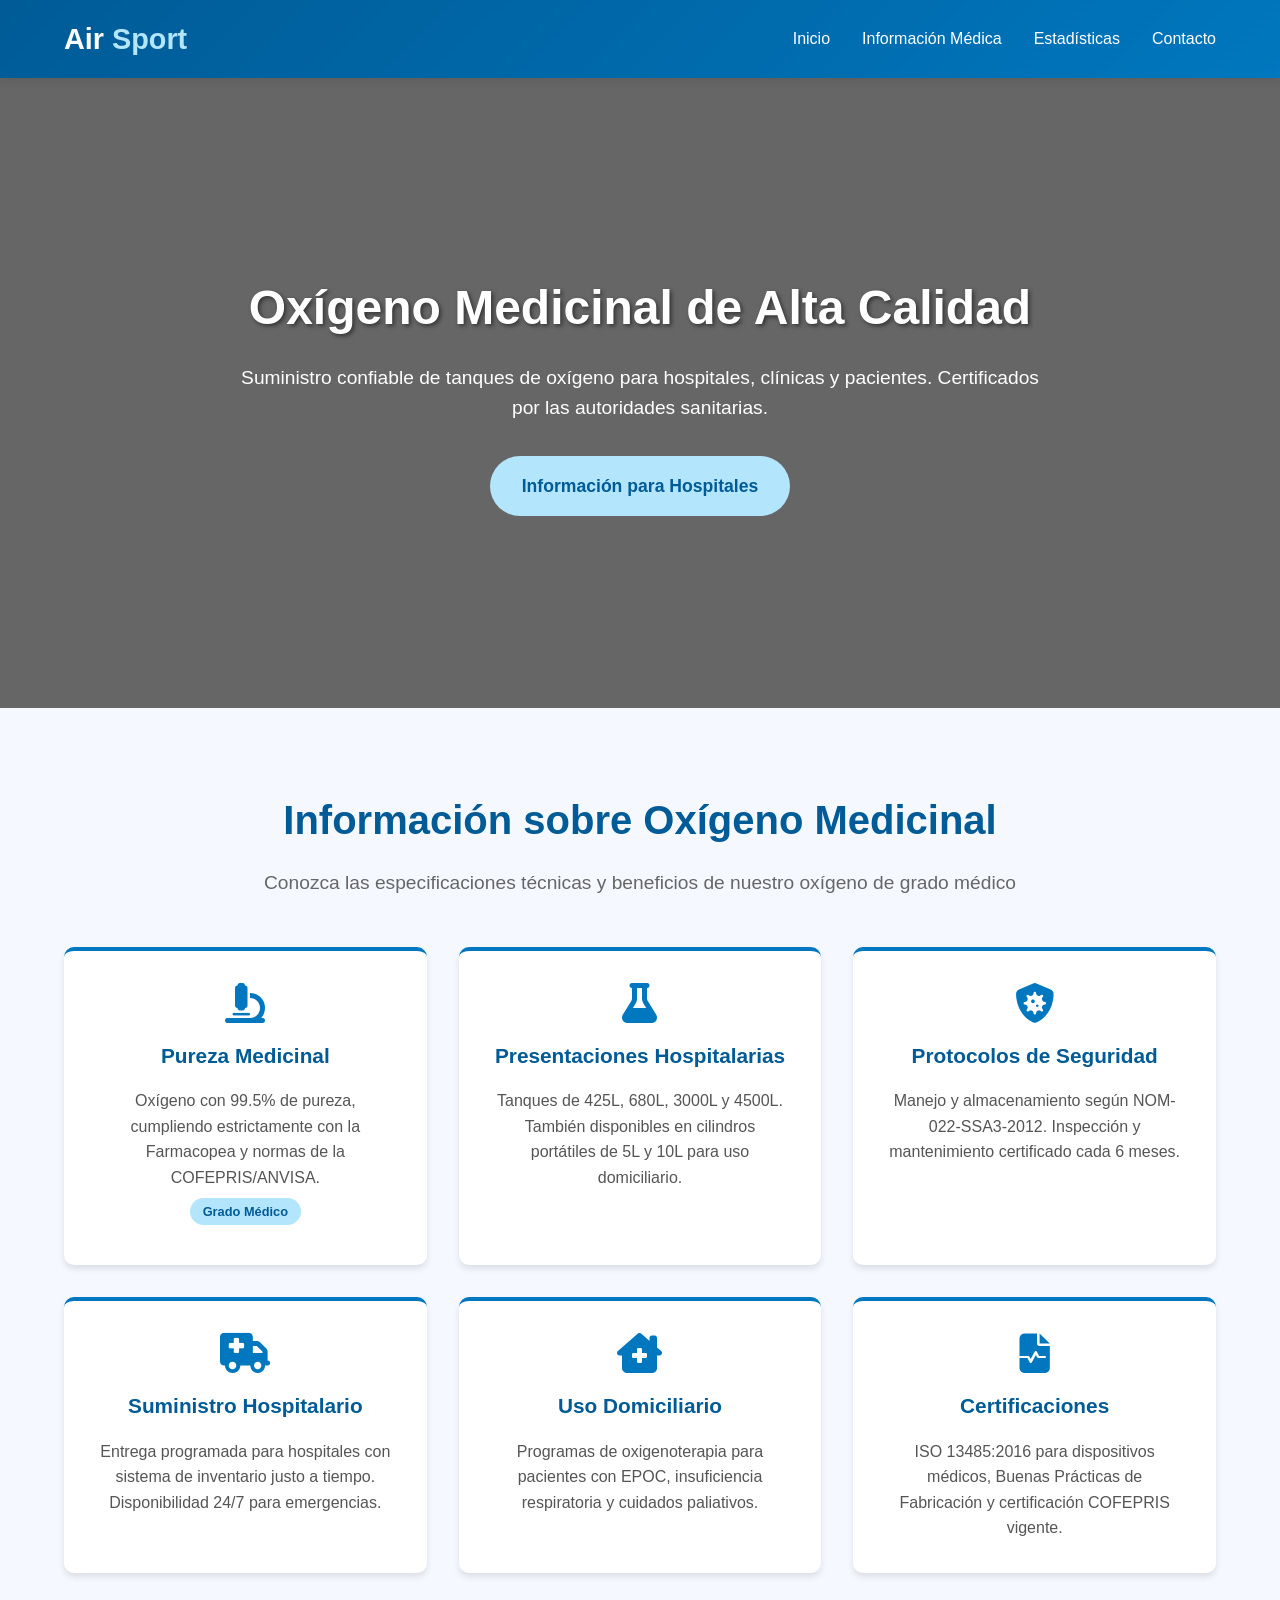
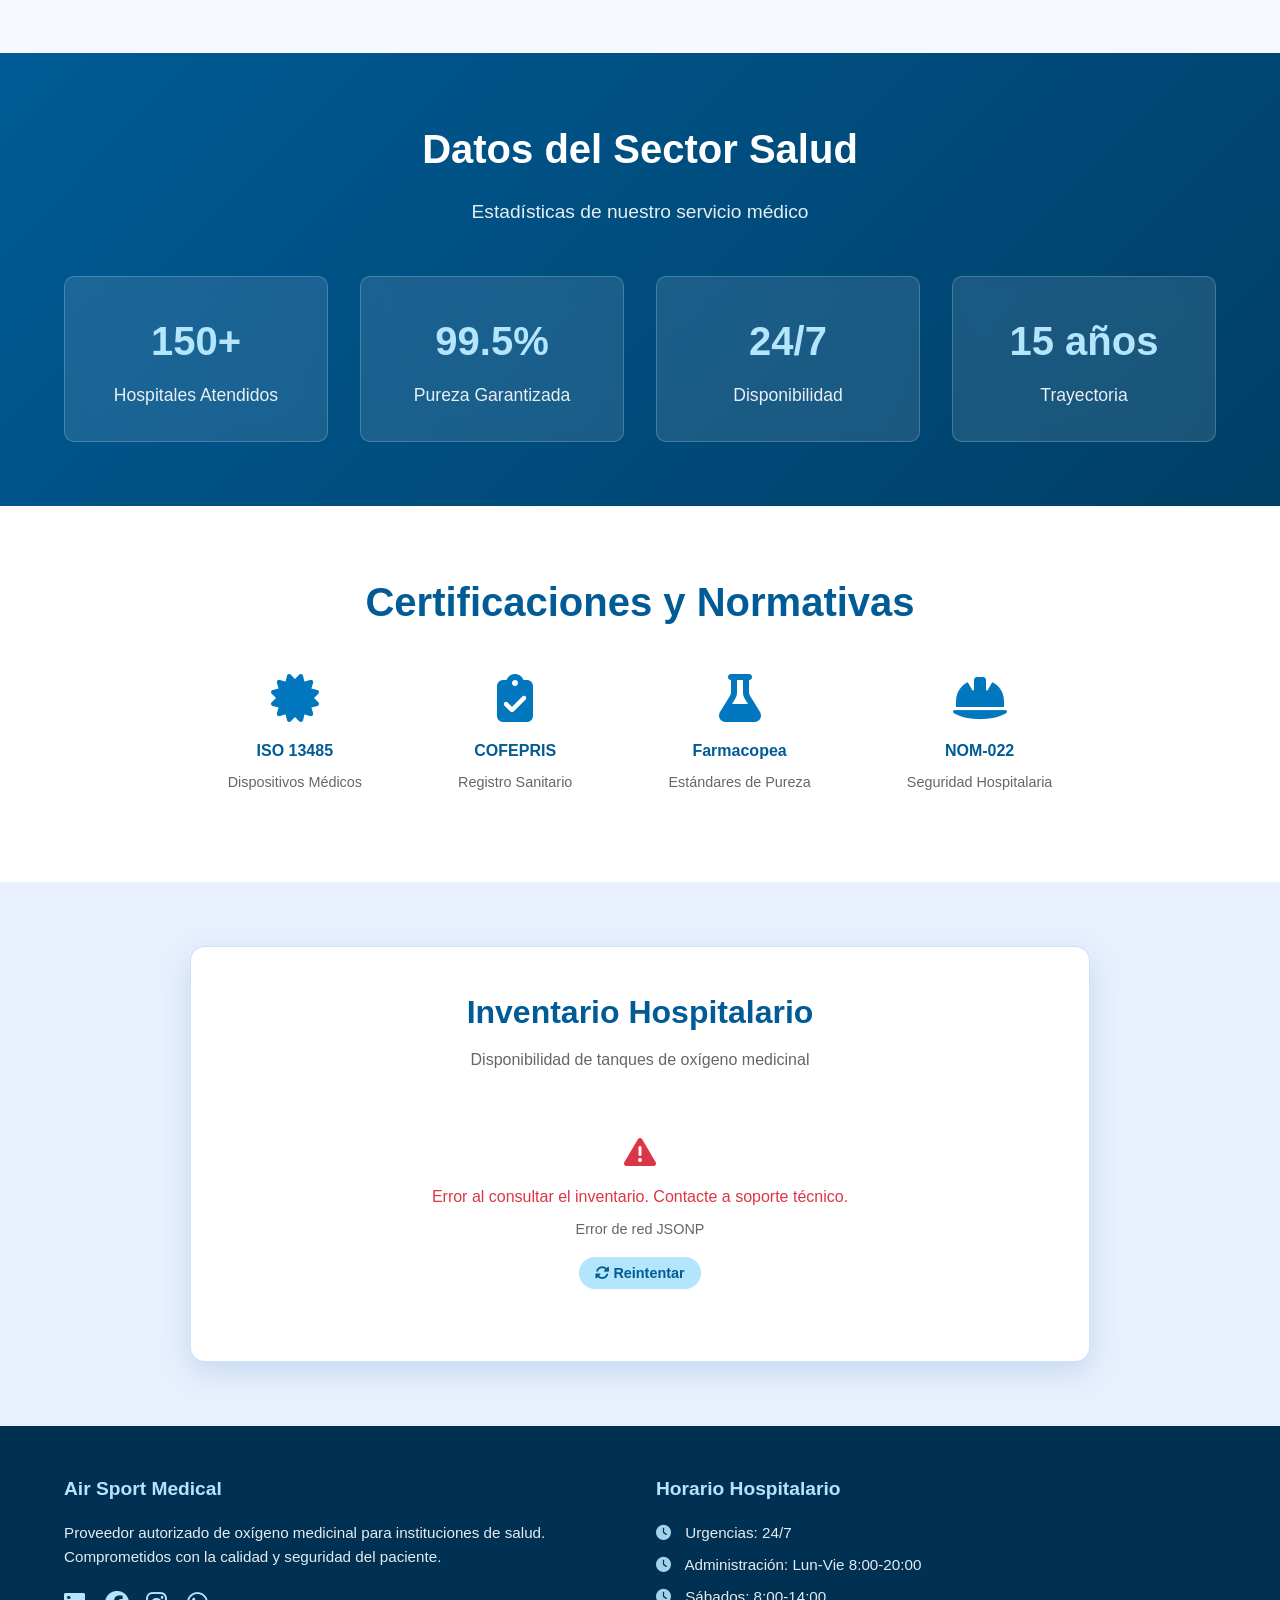
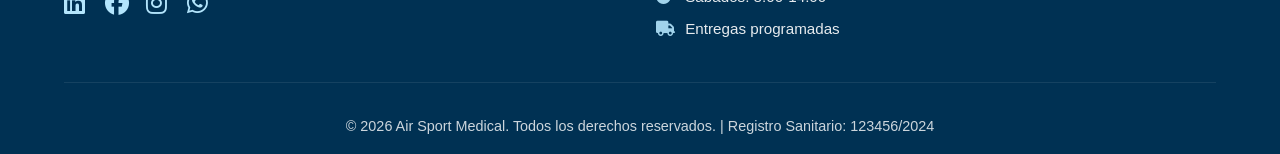
<file: oxigeno.html>
<!DOCTYPE html>
<html lang="es">

<head>
    <meta charset="UTF-8">
    <meta name="viewport" content="width=device-width, initial-scale=1.0">
    <title>Air Sport - Equipos Médicos de Oxígeno</title>
    
  
    <link rel="stylesheet" href="https://cdnjs.cloudflare.com/ajax/libs/font-awesome/6.4.0/css/all.min.css">
    
    
    <link rel="stylesheet" href="style.css">
</head>

<body>
    <header>
        <nav>
            <a href="#" class="logo">Air <span>Sport</span></a>
            <div class="nav-links">
                <a href="#inicio">Inicio</a>
                <a href="#informacion">Información Médica</a>
                <a href="#datos">Estadísticas</a>
                <a href="#contacto">Contacto</a>
            </div>
        </nav>
    </header>

    <section id="inicio" class="hero">
        <div class="hero-content">
            <h1>Oxígeno Medicinal de Alta Calidad</h1>
            <p>Suministro confiable de tanques de oxígeno para hospitales, clínicas y pacientes. Certificados por las
                autoridades sanitarias.</p>
            <a href="#informacion" class="cta-button">Información para Hospitales</a>
        </div>
    </section>

    <section id="informacion" class="info-section">
        <h2 class="section-title">Información sobre Oxígeno Medicinal</h2>
        <p class="section-subtitle">Conozca las especificaciones técnicas y beneficios de nuestro oxígeno de grado
            médico</p>

        <div class="cards-container">
            <div class="info-card">
                <i class="fas fa-microscope"></i>
                <h3>Pureza Medicinal</h3>
                <p>Oxígeno con 99.5% de pureza, cumpliendo estrictamente con la Farmacopea y normas de la
                    COFEPRIS/ANVISA.</p>
                <span class="medical-badge">Grado Médico</span>
            </div>
            <div class="info-card">
                <i class="fas fa-flask"></i>
                <h3>Presentaciones Hospitalarias</h3>
                <p>Tanques de 425L, 680L, 3000L y 4500L. También disponibles en cilindros portátiles de 5L y 10L para
                    uso domiciliario.</p>
            </div>
            <div class="info-card">
                <i class="fas fa-shield-virus"></i>
                <h3>Protocolos de Seguridad</h3>
                <p>Manejo y almacenamiento según NOM-022-SSA3-2012. Inspección y mantenimiento certificado cada 6 meses.
                </p>
            </div>
            <div class="info-card">
                <i class="fas fa-truck-medical"></i>
                <h3>Suministro Hospitalario</h3>
                <p>Entrega programada para hospitales con sistema de inventario justo a tiempo. Disponibilidad 24/7 para
                    emergencias.</p>
            </div>
            <div class="info-card">
                <i class="fas fa-clinic-medical"></i>
                <h3>Uso Domiciliario</h3>
                <p>Programas de oxigenoterapia para pacientes con EPOC, insuficiencia respiratoria y cuidados
                    paliativos.</p>
            </div>
            <div class="info-card">
                <i class="fas fa-file-medical-alt"></i>
                <h3>Certificaciones</h3>
                <p>ISO 13485:2016 para dispositivos médicos, Buenas Prácticas de Fabricación y certificación COFEPRIS
                    vigente.</p>
            </div>
        </div>
    </section>

    <section id="datos" class="data-section">
        <h2 class="section-title" style="color: white;">Datos del Sector Salud</h2>
        <p class="section-subtitle" style="color: rgba(255,255,255,0.9);">Estadísticas de nuestro servicio médico</p>

        <div class="data-grid">
            <div class="data-item">
                <div class="data-number">150+</div>
                <div class="data-label">Hospitales Atendidos</div>
            </div>
            <div class="data-item">
                <div class="data-number">99.5%</div>
                <div class="data-label">Pureza Garantizada</div>
            </div>
            <div class="data-item">
                <div class="data-number">24/7</div>
                <div class="data-label">Disponibilidad</div>
            </div>
            <div class="data-item">
                <div class="data-number">15 años</div>
                <div class="data-label">Trayectoria</div>
            </div>
        </div>
    </section>

    <section class="cert-section">
        <h2 class="section-title">Certificaciones y Normativas</h2>
        <div class="cert-container">
            <div class="cert-item">
                <i class="fas fa-certificate"></i>
                <h4>ISO 13485</h4>
                <p>Dispositivos Médicos</p>
            </div>
            <div class="cert-item">
                <i class="fas fa-clipboard-check"></i>
                <h4>COFEPRIS</h4>
                <p>Registro Sanitario</p>
            </div>
            <div class="cert-item">
                <i class="fas fa-flask"></i>
                <h4>Farmacopea</h4>
                <p>Estándares de Pureza</p>
            </div>
            <div class="cert-item">
                <i class="fas fa-hard-hat"></i>
                <h4>NOM-022</h4>
                <p>Seguridad Hospitalaria</p>
            </div>
        </div>
    </section>
    <section class="inventory-section">
        <div class="inventory-container">
            <h2 class="inventory-title">Inventario Hospitalario</h2>
            <p class="inventory-subtitle">Disponibilidad de tanques de oxígeno medicinal</p>

            <div id="inventory-loading" class="loading">
                <div class="loading-spinner"></div>
                <p>Consultando inventario médico...</p>
            </div>

            <div id="inventory-content" style="display: none;">
                <div class="inventory-stats">
                    <div class="stat-box available">
                        <div class="stat-number" id="available-count">0</div>
                        <div class="stat-label">Disponibles</div>
                        <div class="stat-detail">Para entrega inmediata</div>
                    </div>
                    <div class="stat-box unavailable">
                        <div class="stat-number" id="unavailable-count">0</div>
                        <div class="stat-label">En Uso/Mantenimiento</div>
                        <div class="stat-detail">No disponibles actualmente</div>
                    </div>
                </div>
                <div class="last-update">
                    <i class="fas fa-sync-alt"></i>
                    <span id="last-update">Última actualización: Cargando...</span>
                    <div class="update-badge">Tiempo real hospitalario</div>
                </div>
            </div>
        </div>
    </section>
    <footer id="contacto">
        <div class="footer-content">
            <div class="footer-section">
                <h3>Air Sport Medical</h3>
                <p>Proveedor autorizado de oxígeno medicinal para instituciones de salud. Comprometidos con la calidad y
                    seguridad del paciente.</p>
                <div class="social-links">
                    <a href="#"><i class="fab fa-linkedin"></i></a>
                    <a href="#"><i class="fab fa-facebook"></i></a>
                    <a href="#"><i class="fab fa-instagram"></i></a>
                    <a href="#"><i class="fab fa-whatsapp"></i></a>
                </div>
            </div>
            <div class="footer-section">
                <h3>Horario Hospitalario</h3>
                <p><i class="fas fa-clock"></i> Urgencias: 24/7</p>
                <p><i class="fas fa-clock"></i> Administración: Lun-Vie 8:00-20:00</p>
                <p><i class="fas fa-clock"></i> Sábados: 8:00-14:00</p>
                <p><i class="fas fa-truck"></i> Entregas programadas</p>
            </div>
        </div>
        <div class="footer-bottom">
            <p>&copy; 2026 Air Sport Medical. Todos los derechos reservados. | Registro Sanitario: 123456/2024</p>
        </div>
    </footer>

    <script src="script.js"></script>
</body>

</html>
</file>
<file: style.css>
* {
    margin: 0;
    padding: 0;
    box-sizing: border-box;
    font-family: 'Segoe UI', Tahoma, Geneva, Verdana, sans-serif;
}

:root {
    --primary-dark: #005b96;
    --primary: #0077be;
    --primary-light: #b3e5fc;
    --success: #28a745;
    --danger: #dc3545;
    --dark-blue: #003153;
    --gray-light: #f5f9ff;
    --gray: #666;
    --white: #ffffff;
    --black: #333;
}

body {
    line-height: 1.6;
    color: var(--black);
}

header {
    background: linear-gradient(135deg, var(--primary-dark), var(--primary));
    color: var(--white);
    padding: 1rem 5%;
    position: sticky;
    top: 0;
    z-index: 100;
    box-shadow: 0 2px 10px rgba(0, 0, 0, 0.1);
}

nav {
    display: flex;
    justify-content: space-between;
    align-items: center;
}

.logo {
    font-size: 1.8rem;
    font-weight: bold;
    color: var(--white);
    text-decoration: none;
}

.logo span {
    color: var(--primary-light);
}

.nav-links {
    display: flex;
    gap: 2rem;
}

.nav-links a {
    color: var(--white);
    text-decoration: none;
    font-weight: 500;
    transition: color 0.3s;
}

.nav-links a:hover {
    color: var(--primary-light);
}

.hero {
    background: linear-gradient(rgba(0, 0, 0, 0.6), rgba(0, 0, 0, 0.6)),
        url('https://images.unsplash.com/photo-1586773860418-d37222d8fce3?ixlib=rb-1.2.1&auto=format&fit=crop&w=1350&q=80');
    background-size: cover;
    background-position: center;
    height: 70vh;
    display: flex;
    align-items: center;
    justify-content: center;
    text-align: center;
    color: var(--white);
}

.hero-content h1 {
    font-size: 3rem;
    margin-bottom: 1rem;
    text-shadow: 2px 2px 4px rgba(0, 0, 0, 0.5);
}

.hero-content p {
    font-size: 1.2rem;
    margin-bottom: 2rem;
    max-width: 800px;
    margin-left: auto;
    margin-right: auto;
}

.cta-button {
    background: var(--primary-light);
    color: var(--primary-dark);
    padding: 1rem 2rem;
    border: none;
    border-radius: 50px;
    font-size: 1.1rem;
    font-weight: bold;
    cursor: pointer;
    transition: transform 0.3s, box-shadow 0.3s;
    text-decoration: none;
    display: inline-block;
}

.cta-button:hover {
    transform: translateY(-3px);
    box-shadow: 0 4px 15px rgba(179, 229, 252, 0.4);
}

.info-section {
    padding: 5rem 5%;
    background: var(--gray-light);
}

.section-title {
    text-align: center;
    font-size: 2.5rem;
    color: var(--primary-dark);
    margin-bottom: 1rem;
}

.section-subtitle {
    text-align: center;
    font-size: 1.2rem;
    color: var(--gray);
    margin-bottom: 3rem;
    max-width: 800px;
    margin-left: auto;
    margin-right: auto;
}

.cards-container {
    display: grid;
    grid-template-columns: repeat(auto-fit, minmax(300px, 1fr));
    gap: 2rem;
    max-width: 1200px;
    margin: 0 auto;
}

.info-card {
    background: var(--white);
    padding: 2rem;
    border-radius: 10px;
    box-shadow: 0 4px 6px rgba(0, 0, 0, 0.1);
    transition: transform 0.3s;
    text-align: center;
    border-top: 4px solid var(--primary);
}

.info-card:hover {
    transform: translateY(-5px);
    box-shadow: 0 8px 15px rgba(0, 119, 190, 0.2);
}

.info-card i {
    font-size: 2.5rem;
    color: var(--primary);
    margin-bottom: 1rem;
}

.info-card h3 {
    color: var(--primary-dark);
    margin-bottom: 1rem;
    font-size: 1.3rem;
}

.info-card p {
    color: #555;
    line-height: 1.6;
}


.data-section {
    padding: 4rem 5%;
    background: linear-gradient(135deg, var(--primary-dark), #003f66);
    color: var(--white);
}

.data-grid {
    display: grid;
    grid-template-columns: repeat(4, 1fr);
    gap: 2rem;
    max-width: 1200px;
    margin: 0 auto;
    text-align: center;
}

.data-item {
    padding: 2rem;
    background: rgba(255, 255, 255, 0.1);
    border-radius: 10px;
    backdrop-filter: blur(10px);
    border: 1px solid rgba(255, 255, 255, 0.2);
}

.data-number {
    font-size: 2.5rem;
    font-weight: bold;
    color: var(--primary-light);
    margin-bottom: 0.5rem;
}

.data-label {
    font-size: 1.1rem;
    opacity: 0.9;
}


.cert-section {
    padding: 4rem 5%;
    background: var(--white);
}

.cert-container {
    display: flex;
    justify-content: center;
    gap: 3rem;
    flex-wrap: wrap;
    max-width: 1000px;
    margin: 0 auto;
}

.cert-item {
    text-align: center;
    padding: 1.5rem;
}

.cert-item i {
    font-size: 3rem;
    color: var(--primary);
    margin-bottom: 1rem;
}

.cert-item h4 {
    color: var(--primary-dark);
    margin-bottom: 0.5rem;
}

.cert-item p {
    color: var(--gray);
    font-size: 0.9rem;
}

.inventory-section {
    padding: 4rem 5%;
    background: #e8f0fe;
}

.inventory-container {
    max-width: 900px;
    margin: 0 auto;
    background: var(--white);
    border-radius: 15px;
    padding: 2.5rem;
    box-shadow: 0 10px 30px rgba(0, 91, 150, 0.15);
    border: 1px solid rgba(0, 119, 190, 0.2);
}

.inventory-title {
    text-align: center;
    color: var(--primary-dark);
    margin-bottom: 0.5rem;
    font-size: 2rem;
}

.inventory-subtitle {
    text-align: center;
    color: var(--gray);
    margin-bottom: 2rem;
    font-size: 1rem;
}

.inventory-stats {
    display: flex;
    justify-content: space-around;
    margin-bottom: 2rem;
    gap: 1.5rem;
}

.stat-box {
    text-align: center;
    padding: 2rem;
    border-radius: 10px;
    flex: 1;
    transition: transform 0.3s;
}

.stat-box:hover {
    transform: scale(1.02);
}

.stat-box.available {
    background: linear-gradient(135deg, var(--success), #20c997);
    color: var(--white);
    box-shadow: 0 5px 15px rgba(40, 167, 69, 0.3);
}

.stat-box.unavailable {
    background: linear-gradient(135deg, var(--danger), #c82333);
    color: var(--white);
    box-shadow: 0 5px 15px rgba(220, 53, 69, 0.3);
}

.stat-number {
    font-size: 3.5rem;
    font-weight: bold;
    margin-bottom: 0.5rem;
    line-height: 1;
}

.stat-label {
    font-size: 1.2rem;
    opacity: 0.95;
    font-weight: 500;
}

.stat-detail {
    font-size: 0.9rem;
    margin-top: 0.5rem;
    opacity: 0.9;
}

.last-update {
    text-align: center;
    color: var(--gray);
    font-size: 0.9rem;
    margin-top: 2rem;
    padding-top: 1rem;
    border-top: 1px solid #eee;
    font-style: italic;
}

.update-badge {
    display: inline-block;
    background: var(--primary-light);
    color: var(--primary-dark);
    padding: 0.3rem 1rem;
    border-radius: 20px;
    font-size: 0.8rem;
    margin-top: 0.5rem;
}


.loading {
    text-align: center;
    padding: 2rem;
}

.loading-spinner {
    border: 4px solid #f3f3f3;
    border-top: 4px solid var(--primary);
    border-radius: 50%;
    width: 50px;
    height: 50px;
    animation: spin 1s linear infinite;
    margin: 0 auto 1rem;
}

@keyframes spin {
    0% {
        transform: rotate(0deg);
    }

    100% {
        transform: rotate(360deg);
    }
}


.medical-badge {
    background: var(--primary-light);
    color: var(--primary-dark);
    padding: 0.2rem 0.8rem;
    border-radius: 15px;
    font-size: 0.8rem;
    font-weight: bold;
    display: inline-block;
    margin: 0.5rem 0;
}


footer {
    background: var(--dark-blue);
    color: var(--white);
    padding: 3rem 5% 1rem;
}

.footer-content {
    display: grid;
    grid-template-columns: repeat(auto-fit, minmax(250px, 1fr));
    gap: 2rem;
    max-width: 1200px;
    margin: 0 auto;
    margin-bottom: 2rem;
}

.footer-section h3 {
    color: var(--primary-light);
    margin-bottom: 1rem;
    font-size: 1.2rem;
}

.footer-section p {
    margin-bottom: 0.5rem;
    opacity: 0.9;
    font-size: 0.95rem;
}

.footer-section i {
    color: var(--primary-light);
    width: 25px;
}

.social-links {
    display: flex;
    gap: 1rem;
    margin-top: 1rem;
}

.social-links a {
    color: var(--white);
    text-decoration: none;
    font-size: 1.5rem;
    transition: color 0.3s;
}

.social-links a:hover {
    color: var(--primary-light);
}

.footer-bottom {
    text-align: center;
    padding-top: 2rem;
    border-top: 1px solid rgba(255, 255, 255, 0.1);
    opacity: 0.8;
    font-size: 0.9rem;
}

@media (max-width: 768px) {
    .hero-content h1 {
        font-size: 2rem;
    }

    .data-grid {
        grid-template-columns: repeat(2, 1fr);
    }

    .nav-links {
        display: none;
    }

    .inventory-stats {
        flex-direction: column;
    }

    .cert-container {
        gap: 1rem;
    }
}

@media (max-width: 480px) {
    .data-grid {
        grid-template-columns: 1fr;
    }
}

.distribution-section {
    padding: 80px 5% 40px;
    background: linear-gradient(135deg, #f8fafc 0%, #e2e8f0 100%);
}

.distribution-container {
    max-width: 1200px;
    margin: 0 auto;
}

.hospital-grid {
    display: grid;
    grid-template-columns: repeat(auto-fit, minmax(250px, 1fr));
    gap: 25px;
    margin-bottom: 50px;
}

.hospital-item {
    background: white;
    padding: 30px 20px;
    border-radius: 10px;
    text-align: center;
    box-shadow: 0 4px 15px rgba(0, 0, 0, 0.1);
    transition: transform 0.3s;
}

.hospital-item:hover {
    transform: translateY(-5px);
    box-shadow: 0 8px 25px rgba(0, 51, 102, 0.2);
}

.hospital-item i {
    font-size: 2.5rem;
    color: #003366;
    margin-bottom: 15px;
}

.hospital-item h3 {
    color: #003366;
    margin-bottom: 10px;
    font-size: 1.2rem;
}

.hospital-item p {
    color: #2d3748;
    font-size: 0.9rem;
    font-weight: 500;
}

.work-mode {
    display: grid;
    grid-template-columns: repeat(auto-fit, minmax(300px, 1fr));
    gap: 30px;
    margin-top: 30px;
}

.work-mode-card {
    background: white;
    padding: 35px 25px;
    border-radius: 10px;
    text-align: center;
    box-shadow: 0 4px 20px rgba(0, 0, 0, 0.08);
    border: 1px solid rgba(0, 51, 102, 0.1);
}

.work-mode-card i {
    font-size: 3rem;
    color: #003366;
    margin-bottom: 20px;
}

.work-mode-card h3 {
    color: #003366;
    margin-bottom: 15px;
    font-size: 1.4rem;
}

.work-mode-card p {
    color: #4a5568;
    line-height: 1.7;
    margin-bottom: 10px;
}

.work-mode-card strong {
    color: #003366;
}

.cards-container {
    grid-template-columns: repeat(auto-fit, minmax(320px, 1fr));
}

.info-card i.fa-gas-pump {
    color: #003366;
}

@media (max-width: 768px) {
    .hospital-grid {
        grid-template-columns: 1fr;
    }

    .work-mode {
        grid-template-columns: 1fr;
    }

    .hospital-item {
        padding: 20px;
    }
}

.charts-section {
    padding: 5rem 5%;
    background: linear-gradient(135deg, #f0f4f8 0%, #e2e8f0 100%);
}

.chart-filters {
    display: flex;
    justify-content: center;
    gap: 1rem;
    margin-bottom: 2rem;
    flex-wrap: wrap;
}

.filter-btn {
    padding: 0.6rem 1.5rem;
    border: 2px solid var(--primary);
    background: transparent;
    color: var(--primary);
    border-radius: 25px;
    cursor: pointer;
    font-weight: 600;
    font-size: 0.9rem;
    transition: all 0.3s;
}

.filter-btn:hover,
.filter-btn.active {
    background: var(--primary);
    color: var(--white);
    transform: translateY(-2px);
    box-shadow: 0 4px 12px rgba(0, 119, 190, 0.3);
}

.charts-grid {
    display: grid;
    grid-template-columns: repeat(auto-fit, minmax(380px, 1fr));
    gap: 2rem;
    max-width: 1300px;
    margin: 0 auto;
}

.chart-card {
    background: var(--white);
    border-radius: 15px;
    padding: 1.5rem;
    box-shadow: 0 4px 20px rgba(0, 0, 0, 0.08);
    transition: transform 0.3s, box-shadow 0.3s;
    border: 1px solid rgba(0, 119, 190, 0.1);
}

.chart-card:hover {
    transform: translateY(-5px);
    box-shadow: 0 8px 30px rgba(0, 91, 150, 0.15);
}

.chart-card.chart-wide {
    grid-column: span 2;
}

.chart-header {
    display: flex;
    justify-content: space-between;
    align-items: center;
    margin-bottom: 1.5rem;
    padding-bottom: 1rem;
    border-bottom: 2px solid #f0f4f8;
}

.chart-header h3 {
    color: var(--primary-dark);
    font-size: 1.1rem;
    display: flex;
    align-items: center;
    gap: 0.5rem;
}

.chart-header h3 i {
    color: var(--primary);
}

.chart-badge {
    background: var(--primary-light);
    color: var(--primary-dark);
    padding: 0.3rem 0.8rem;
    border-radius: 15px;
    font-size: 0.8rem;
    font-weight: 600;
}

.chart-body {
    position: relative;
    height: 280px;
}

.chart-wide .chart-body {
    height: 320px;
}

.chart-legend {
    display: flex;
    flex-wrap: wrap;
    justify-content: center;
    gap: 1rem;
    margin-top: 1rem;
    padding-top: 1rem;
    border-top: 1px solid #f0f4f8;
}

.legend-item {
    display: flex;
    align-items: center;
    gap: 0.5rem;
    font-size: 0.85rem;
}

.legend-color {
    width: 12px;
    height: 12px;
    border-radius: 50%;
    display: inline-block;
}

.legend-label {
    color: var(--gray);
    font-weight: 500;
}

.legend-value {
    color: var(--primary-dark);
    font-weight: 700;
}

.data-summary-table {
    max-width: 1000px;
    margin: 3rem auto 0;
    background: var(--white);
    border-radius: 15px;
    padding: 2rem;
    box-shadow: 0 4px 20px rgba(0, 0, 0, 0.08);
}

.data-summary-table h3 {
    color: var(--primary-dark);
    margin-bottom: 1.5rem;
    font-size: 1.3rem;
    display: flex;
    align-items: center;
    gap: 0.5rem;
}

.table-responsive {
    overflow-x: auto;
}

.summary-table {
    width: 100%;
    border-collapse: collapse;
}

.summary-table thead th {
    background: linear-gradient(135deg, var(--primary-dark), var(--primary));
    color: var(--white);
    padding: 1rem;
    text-align: left;
    font-weight: 600;
    font-size: 0.9rem;
}

.summary-table thead th:first-child {
    border-radius: 8px 0 0 0;
}

.summary-table thead th:last-child {
    border-radius: 0 8px 0 0;
}

.summary-table tbody td {
    padding: 1rem;
    border-bottom: 1px solid #f0f4f8;
    font-size: 0.95rem;
}

.summary-table tbody tr:hover {
    background: #f8fafc;
}

.summary-table .trend {
    color: var(--success);
    font-weight: 600;
}

.contact-reference {
    padding: 3rem 5%;
    background: linear-gradient(135deg, var(--primary-dark), #003f66);
}

.contact-card {
    max-width: 600px;
    margin: 0 auto;
    text-align: center;
    color: var(--white);
    background: rgba(255, 255, 255, 0.1);
    backdrop-filter: blur(10px);
    padding: 3rem 2rem;
    border-radius: 20px;
    border: 1px solid rgba(255, 255, 255, 0.2);
}

.contact-card i.fa-phone-volume {
    font-size: 3rem;
    color: var(--primary-light);
    margin-bottom: 1rem;
}

.contact-card h3 {
    font-size: 1.8rem;
    margin-bottom: 1rem;
}

.contact-card p {
    opacity: 0.9;
    margin-bottom: 1.5rem;
}

.phone-number {
    display: inline-flex;
    align-items: center;
    gap: 0.8rem;
    font-size: 2.5rem;
    font-weight: bold;
    color: var(--primary-light);
    text-decoration: none;
    padding: 1rem 2rem;
    border: 3px solid var(--primary-light);
    border-radius: 15px;
    transition: all 0.3s;
    letter-spacing: 2px;
}

.phone-number:hover {
    background: var(--primary-light);
    color: var(--primary-dark);
    transform: scale(1.05);
    box-shadow: 0 8px 30px rgba(179, 229, 252, 0.4);
}

.contact-note {
    margin-top: 1.5rem;
    font-size: 0.9rem;
    opacity: 0.8;
    font-style: italic;
}

@media (max-width: 768px) {
    .charts-grid {
        grid-template-columns: 1fr;
    }

    .chart-card.chart-wide {
        grid-column: span 1;
    }

    .chart-body {
        height: 240px;
    }

    .phone-number {
        font-size: 1.8rem;
        padding: 0.8rem 1.5rem;
    }

    .chart-filters {
        gap: 0.5rem;
    }

    .filter-btn {
        padding: 0.5rem 1rem;
        font-size: 0.8rem;
    }
}

@media (max-width: 480px) {
    .contact-card h3 {
        font-size: 1.4rem;
    }

    .phone-number {
        font-size: 1.5rem;
    }
}
.chart-body {
    position: relative;
    height: 300px;
}
</file>
